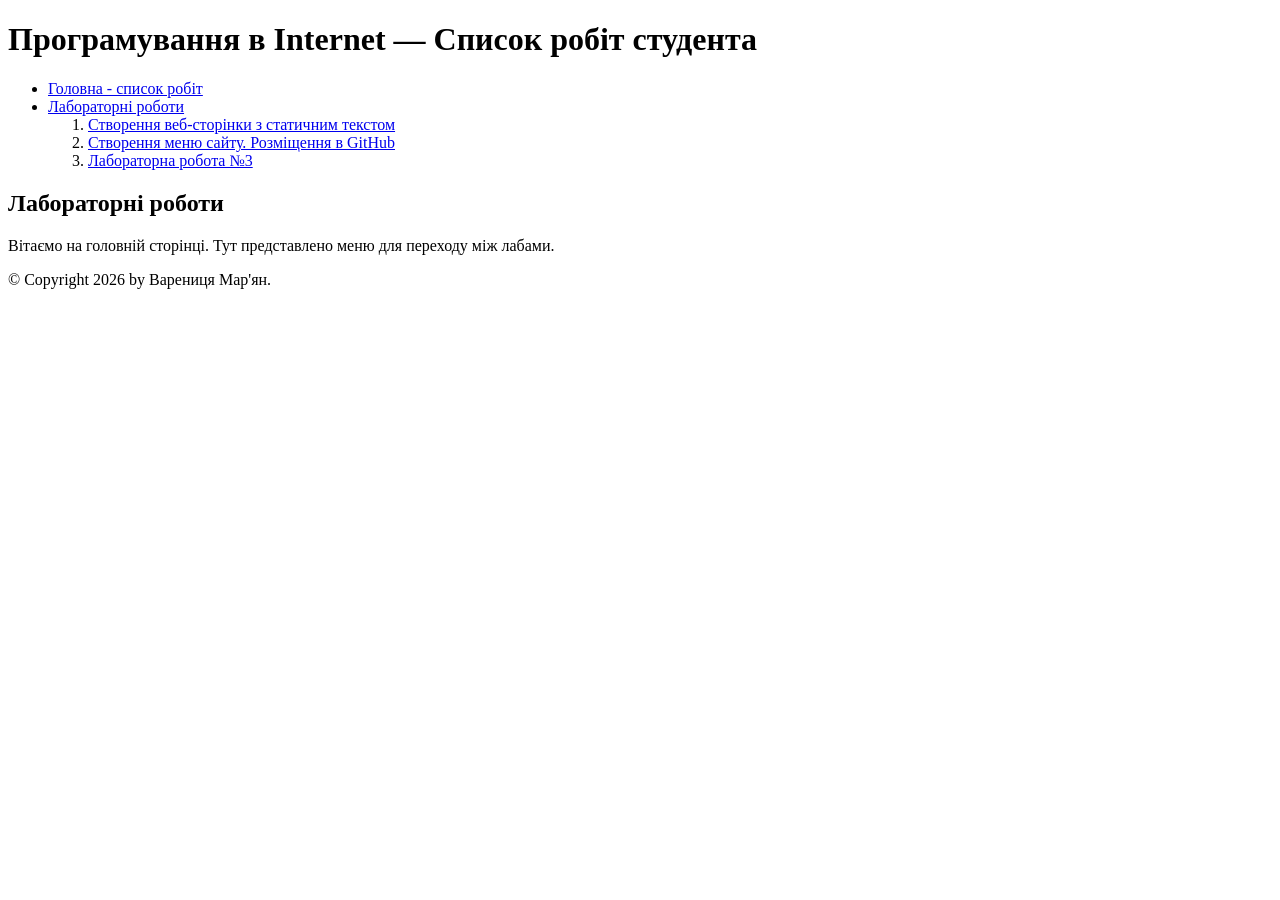
<file: index.html>
<!DOCTYPE html>
<html lang="uk">
<head>
    <meta charset="UTF-8">
    <meta name="viewport" content="width=device-width, initial-scale=1.0">
    <title>Головна — Список робіт</title>
</head>
<body>
    <header>
        <h1>Програмування в Internet — Список робіт студента</h1>
    </header>
    <nav>
        <ul>
            <li><a href="index.html">Головна - список робіт</a></li>
            <li>
                <a href="#labs-section">Лабораторні роботи</a>
                <ol>
                    <li><a href="lr1/index.html">Створення веб-сторінки з статичним текстом</a></li>
                    <li><a href="lr2/index.html">Створення меню сайту. Розміщення в GitHub</a></li>
                    <li><a href="#">Лабораторна робота №3</a></li>
                </ol>
            </li>
        </ul>
    </nav>
    <main>
        <article>
            <section id="labs-section">
                <h2>Лабораторні роботи</h2>
                <p>Вітаємо на головній сторінці. Тут представлено меню для переходу між лабами.</p>
            </section>
        </article>
    </main>
    <footer>
        <p>&copy; Copyright 2026 by Варениця Мар'ян.</p>
    </footer>
</body>
</html>
</file>
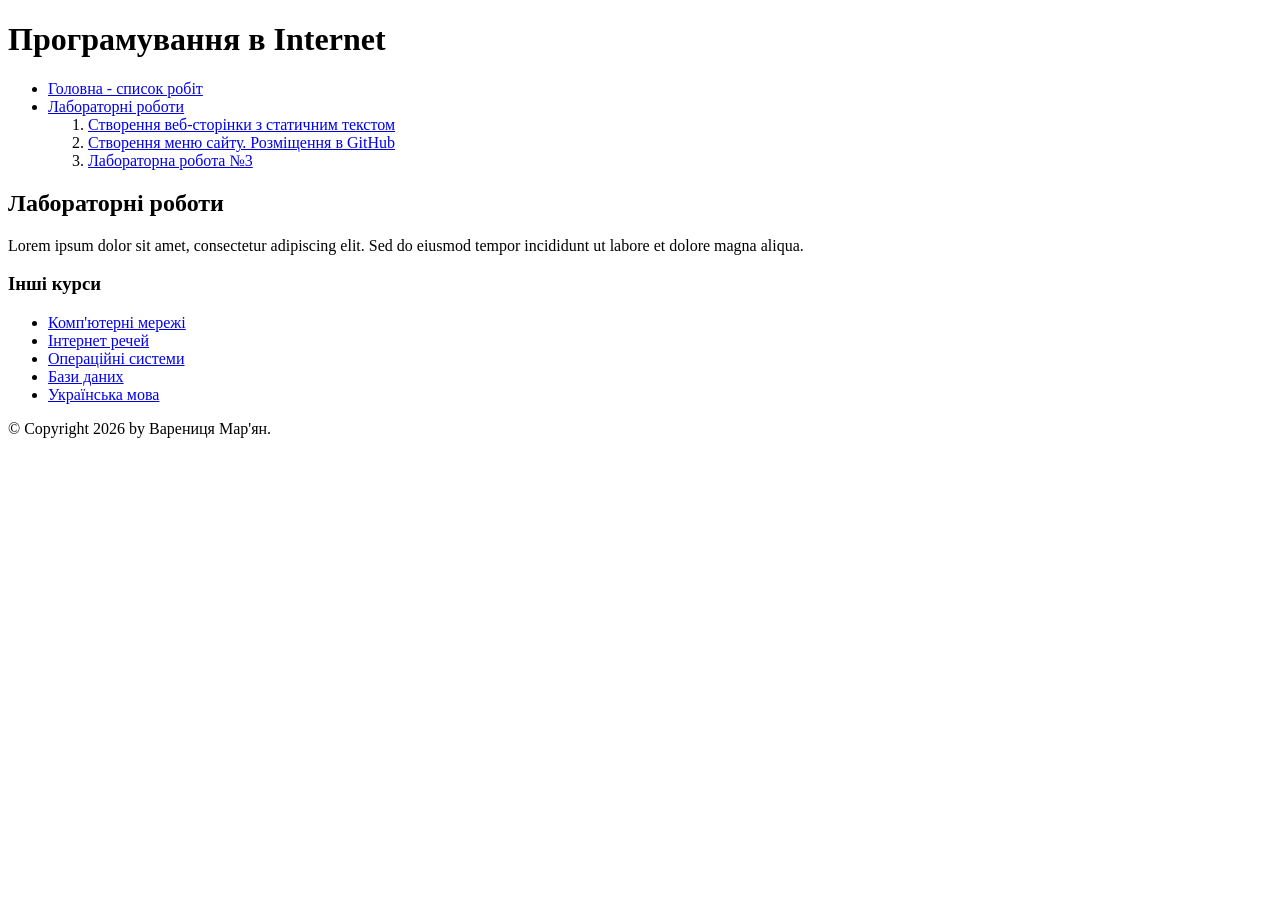
<file: lr2/index.html>
<!DOCTYPE html>
<html lang="uk">
<head>
    <meta charset="UTF-8">
    <meta name="viewport" content="width=device-width, initial-scale=1.0">
    <title>Лабораторна робота №2</title>
</head>
<body>
    <header>
        <h1>Програмування в Internet</h1>
    </header>
    <nav>
        <ul>
            <li><a href="../index.html">Головна - список робіт</a></li>
            <li>
                <a href="#labs-section">Лабораторні роботи</a>
                <ol>
                    <li><a href="../lr1/index.html">Створення веб-сторінки з статичним текстом</a></li>
                    <li><a href="index.html">Створення меню сайту. Розміщення в GitHub</a></li>
                    <li><a href="#">Лабораторна робота №3</a></li>
                </ol>
            </li>
        </ul>
    </nav>
    <main>
        <article>
            <section id="labs-section">
                <h2>Лабораторні роботи</h2>
                <p>Lorem ipsum dolor sit amet, consectetur adipiscing elit. Sed do eiusmod tempor incididunt ut labore et dolore magna aliqua.</p>
            </section>
        </article>
        <aside>
            <h3>Інші курси</h3>
            <ul>
                <li><a href="https://coursera.org" target="_blank">Комп'ютерні мережі</a></li>
                <li><a href="https://edx.org" target="_blank">Інтернет речей</a></li>
                <li><a href="https://coursera.org" target="_blank">Операційні системи</a></li>
                <li><a href="https://udemy.com" target="_blank">Бази даних</a></li>
                <li><a href="https://coursera.org" target="_blank">Українська мова</a></li>
            </ul>
        </aside>
    </main>
    <footer>
        <p>&copy; Copyright 2026 by Варениця Мар'ян.</p>
    </footer>
</body>
</html>
</file>
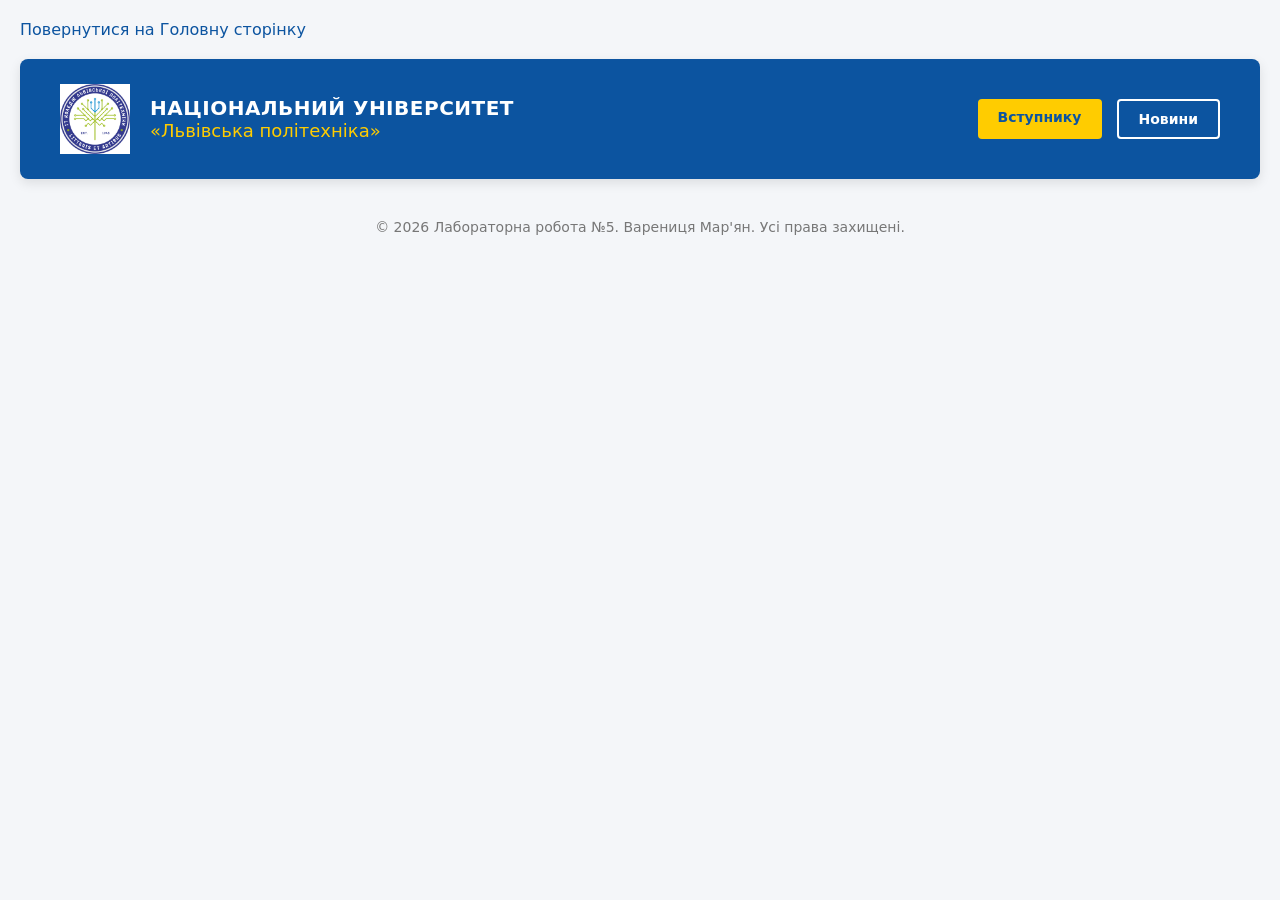
<file: lr5/index.html>
<!DOCTYPE html>
<html lang="uk">
<head>
    <meta charset="UTF-8">
    <meta name="viewport" content="width=device-width, initial-scale=1.0">
    <title>Лабораторна робота №5</title>
    <link rel="stylesheet" href="css/styles.css">
</head>
<body>


<nav>
    <p><a href="../index.html">Повернутися на Головну сторінку</a></p>
</nav>

<main>
    <header id="hero_container">
        <div class="hero-brand">
            <img src="logo.png" alt="Логотип Львівської Політехніки" class="logo">
            <div class="brand-text">
                <h1>Національний університет</h1>
                <h2>«Львівська політехніка»</h2>
            </div>
        </div>
        
        <div class="hero-actions">
            <a href="https://lpnu.ua" target="_blank" class="btn btn-primary">Вступнику</a>
            <a href="https://lpnu.ua" target="_blank" class="btn btn-secondary">Новини</a>
        </div>
    </header>
</main>

<footer>
    <p>&copy; 2026 Лабораторна робота №5. Варениця Мар'ян. Усі права захищені.</p>
</footer>
</file>
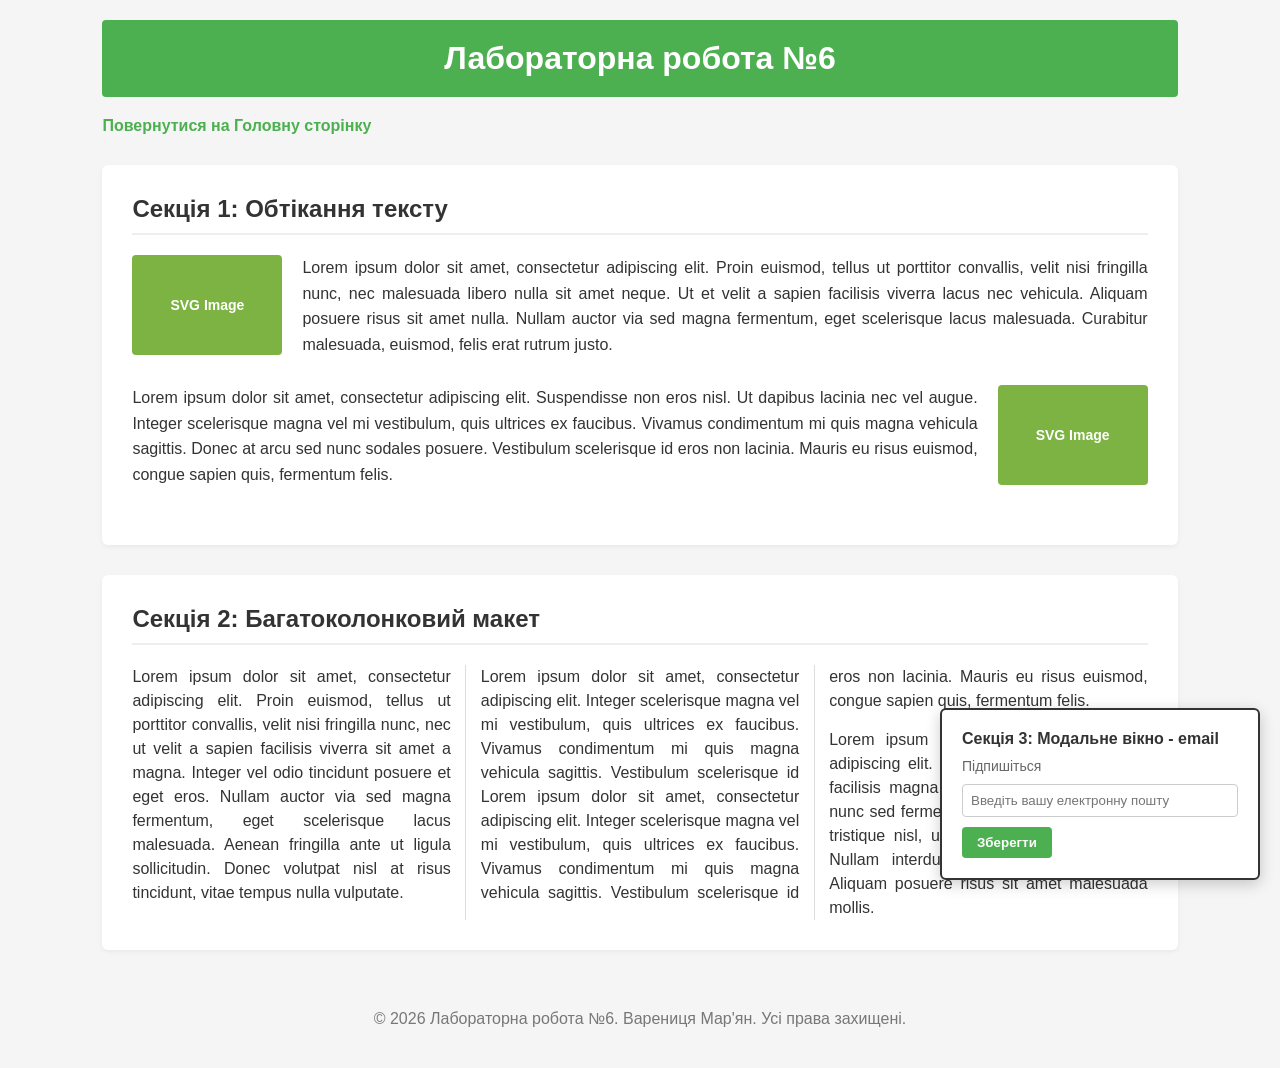
<file: lr6/index.html>
<!DOCTYPE html>
<html lang="uk">
<head>
    <meta charset="UTF-8">
    <meta name="viewport" content="width=device-width, initial-scale=1.0">
    <title>Лабораторна робота №6</title>
    <link rel="stylesheet" href="css/styles.css">
</head>
<body>


<header class="main-header">
    <h1>Лабораторна робота №6</h1>
</header>

<nav>
    <p><a href="../index.html">Повернутися на Головну сторінку</a></p>
</nav>

<main>
    <section class="section-float">
        <h2>Секція 1: Обтікання тексту</h2>
        <div class="float-block">
            <div class="svg-placeholder left-img">SVG Image</div>
            <p>Lorem ipsum dolor sit amet, consectetur adipiscing elit. Proin euismod, tellus ut porttitor convallis, velit nisi fringilla nunc, nec malesuada libero nulla sit amet neque. Ut et velit a sapien facilisis viverra lacus nec vehicula. Aliquam posuere risus sit amet nulla. Nullam auctor via sed magna fermentum, eget scelerisque lacus malesuada. Curabitur malesuada, euismod, felis erat rutrum justo.</p>
            <div class="clearfix"></div>
        </div>
        <div class="float-block">
            <div class="svg-placeholder right-img">SVG Image</div>
            <p>Lorem ipsum dolor sit amet, consectetur adipiscing elit. Suspendisse non eros nisl. Ut dapibus lacinia nec vel augue. Integer scelerisque magna vel mi vestibulum, quis ultrices ex faucibus. Vivamus condimentum mi quis magna vehicula sagittis. Donec at arcu sed nunc sodales posuere. Vestibulum scelerisque id eros non lacinia. Mauris eu risus euismod, congue sapien quis, fermentum felis.</p>
            <div class="clearfix"></div>
        </div>
    </section>

    <section class="section-columns">
        <h2>Секція 2: Багатоколонковий макет</h2>
        <div class="multicolumn-text">
            <p>Lorem ipsum dolor sit amet, consectetur adipiscing elit. Proin euismod, tellus ut porttitor convallis, velit nisi fringilla nunc, nec    ut velit a sapien facilisis viverra sit amet a magna. Integer vel odio tincidunt posuere et eget eros. Nullam auctor via sed magna    fermentum, eget scelerisque lacus malesuada. Aenean fringilla ante ut ligula sollicitudin. Donec volutpat nisl at risus tincidunt, vitae tempus nulla vulputate.</p>
            <p>Lorem ipsum dolor sit amet, consectetur adipiscing elit. Integer scelerisque magna vel mi vestibulum, quis ultrices ex faucibus. Vivamus condimentum mi quis magna vehicula sagittis. Vestibulum scelerisque id    Lorem ipsum dolor sit amet, consectetur adipiscing elit. Integer scelerisque magna vel mi vestibulum, quis ultrices ex faucibus. Vivamus condimentum mi quis magna vehicula sagittis. Vestibulum scelerisque id eros non lacinia. Mauris eu risus euismod, congue sapien quis, fermentum felis.</p>
            <p>Lorem ipsum dolor sit amet, consectetur adipiscing elit. Nam congue libero justo, ut facilisis magna pretium ut. Vivamus varius nunc sed fermentum viverra. Mauris suscipit tristique nisl, ut auctor eros hendrerit nec. Nullam interdum ac lacus nec vehicula. Aliquam posuere risus sit amet malesuada mollis.</p>
        </div>
    </section>

    <div class="modal-email">
        <h3>Секція 3: Модальне вікно - email</h3>
        <p>Підпишіться</p>
        <form action="#" method="post">
            <input type="email" placeholder="Введіть вашу електронну пошту" required>
            <input type="submit" value="Зберегти">
        </form>
    </div>
</main>

<footer>
    <p>&copy; 2026 Лабораторна робота №6. Варениця Мар'ян. Усі права захищені.</p>
</footer>
</file>
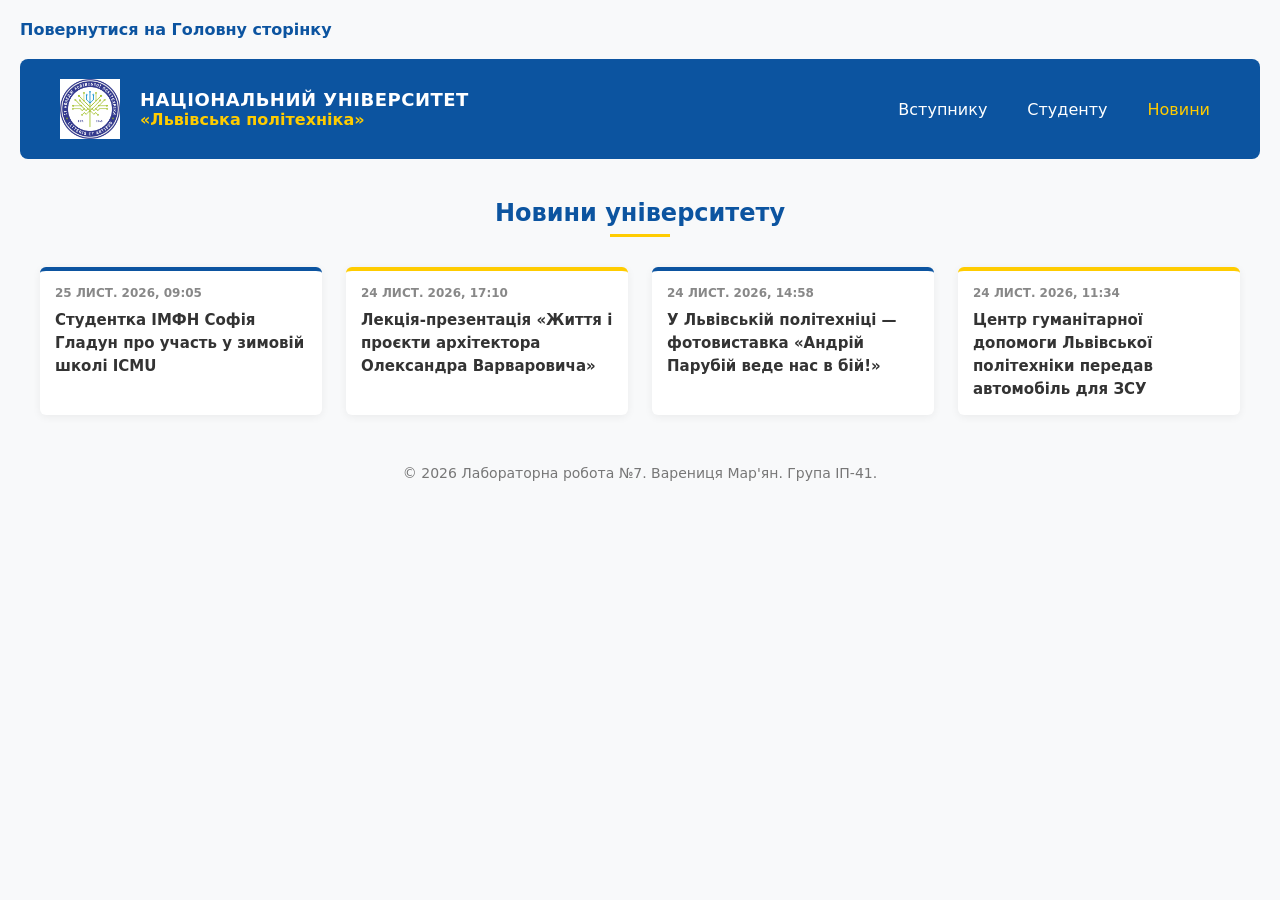
<file: lr7/index.html>
<!DOCTYPE html>
<html lang="uk">
<head>
    <meta charset="UTF-8">
    <meta name="viewport" content="width=device-width, initial-scale=1.0">
    <title>Лабораторна робота №7 — Стрічка новин</title>
    <link rel="stylesheet" href="css/styles.css">
</head>


<nav class="back-nav">
    <p><a href="../index.html">Повернутися на Головну сторінку</a></p>
</nav>

<header id="hero_container">
    <div class="brand-info">
        <img src="logo.png" alt="Логотип Політехніки" class="header-logo">
        <div class="brand-text">
            <h1>Національний університет</h1>
            <h2>«Львівська політехніка»</h2>
        </div>
    </div>
    <div class="header-links">
        <a href="#" class="nav-item">Вступнику</a>
        <a href="#" class="nav-item">Студенту</a>
        <a href="#" class="nav-item active">Новини</a>
    </div>
</header>

<main class="main-container">
    <h2 class="section-title">Новини університету</h2>
    
    <div class="news-grid">
        <article class="news-card" style="border-top: 4px solid #0c54a0;">
            <div class="news-content">
                <span class="news-date">25 ЛИСТ. 2026, 09:05</span>
                <h3 class="news-headline"><a href="#">Студентка ІМФН Софія Гладун про участь у зимовій школі ICMU</a></h3>
            </div>
        </article>

        <article class="news-card" style="border-top: 4px solid #ffcc00;">
            <div class="news-content">
                <span class="news-date">24 ЛИСТ. 2026, 17:10</span>
                <h3 class="news-headline"><a href="#">Лекція-презентація «Життя і проєкти архітектора Олександра Варваровича»</a></h3>
            </div>
        </article>

        <article class="news-card" style="border-top: 4px solid #0c54a0;">
            <div class="news-content">
                <span class="news-date">24 ЛИСТ. 2026, 14:58</span>
                <h3 class="news-headline"><a href="#">У Львівській політехніці — фотовиставка «Андрій Парубій веде нас в бій!»</a></h3>
            </div>
        </article>

        <article class="news-card" style="border-top: 4px solid #ffcc00;">
            <div class="news-content">
                <span class="news-date">24 ЛИСТ. 2026, 11:34</span>
                <h3 class="news-headline"><a href="#">Центр гуманітарної допомоги Львівської політехніки передав автомобіль для ЗСУ</a></h3>
            </div>
        </article>
    </div>
</main>

<footer>
    <p>&copy; 2026 Лабораторна робота №7. Варениця Мар'ян. Група ІП-41.</p>
</footer>
</file>
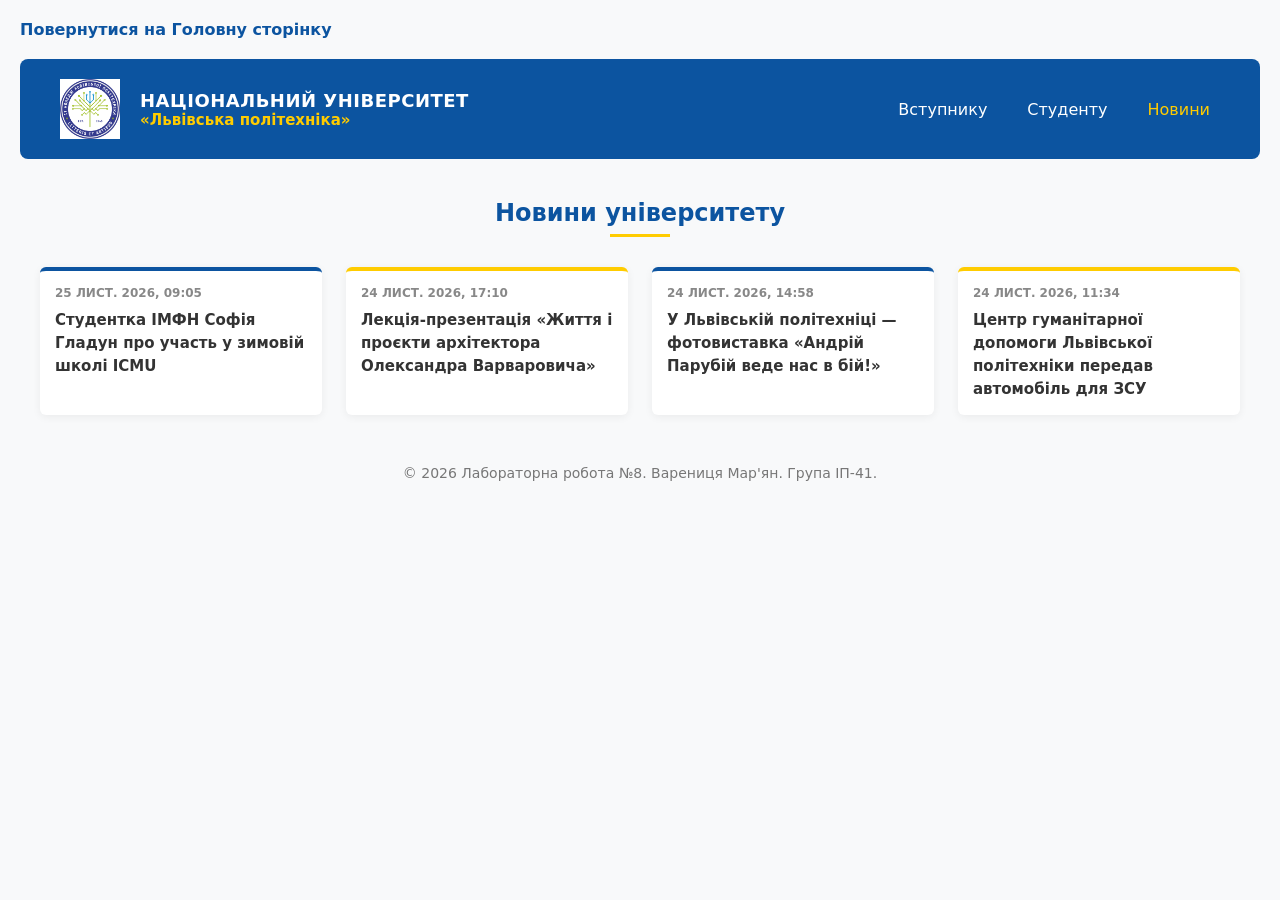
<file: lr8/index.html>
<!DOCTYPE html>
<html lang="uk">
<head>
    <meta charset="UTF-8">
    <meta name="viewport" content="width=device-width, initial-scale=1.0">
    <title>Лабораторна робота №8 — SCSS</title>
    <link rel="stylesheet" href="css/styles.css">
</head>
<body>

<nav class="back-nav">
    <p><a href="../index.html">Повернутися на Головну сторінку</a></p>
</nav>

<header id="hero_container">
    <div class="brand-info">
        <img src="logo.png" alt="Логотип Політехніки" class="header-logo">
        <div class="brand-text">
            <h1>Національний університет</h1>
            <h2>«Львівська політехніка»</h2>
        </div>
    </div>
    <div class="header-links">
        <a href="#" class="nav-item">Вступнику</a>
        <a href="#" class="nav-item">Студенту</a>
        <a href="#" class="nav-item active">Новини</a>
    </div>
</header>

<main class="main-container">
    <h2 class="section-title">Новини університету</h2>
    
    <div class="news-grid">
        <article class="news-card">
            <div class="news-content">
                <span class="news-date">25 ЛИСТ. 2026, 09:05</span>
                <h3 class="news-headline"><a href="#">Студентка ІМФН Софія Гладун про участь у зимовій школі ICMU</a></h3>
            </div>
        </article>

        <article class="news-card">
            <div class="news-content">
                <span class="news-date">24 ЛИСТ. 2026, 17:10</span>
                <h3 class="news-headline"><a href="#">Лекція-презентація «Життя і проєкти архітектора Олександра Варваровича»</a></h3>
            </div>
        </article>

        <article class="news-card">
            <div class="news-content">
                <span class="news-date">24 ЛИСТ. 2026, 14:58</span>
                <h3 class="news-headline"><a href="#">У Львівській політехніці — фотовиставка «Андрій Парубій веде нас в бій!»</a></h3>
            </div>
        </article>

        <article class="news-card">
            <div class="news-content">
                <span class="news-date">24 ЛИСТ. 2026, 11:34</span>
                <h3 class="news-headline"><a href="#">Центр гуманітарної допомоги Львівської політехніки передав автомобіль для ЗСУ</a></h3>
            </div>
        </article>
    </div>
</main>

<footer>
    <p>&copy; 2026 Лабораторна робота №8. Варениця Мар'ян. Група ІП-41.</p>
</footer>
</file>
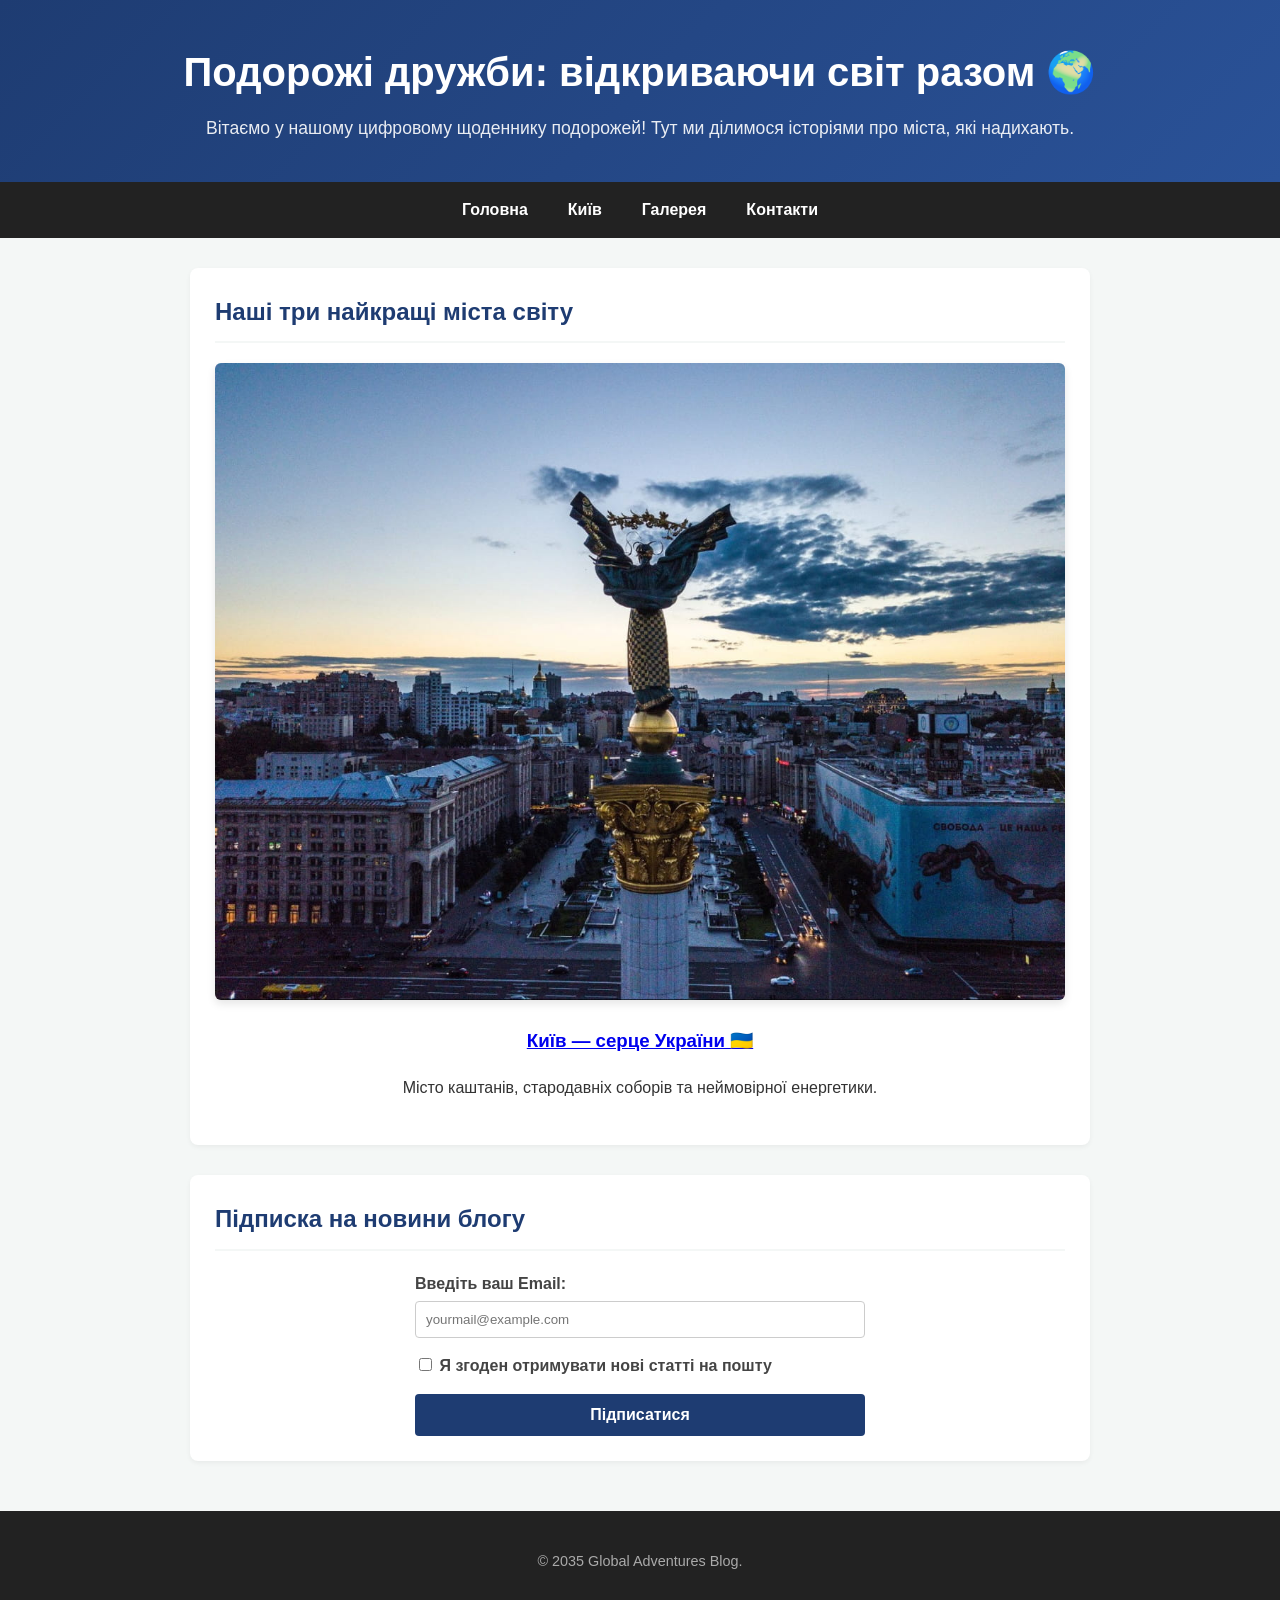
<file: pw1/index.html>
<!DOCTYPE html>
<html lang="uk">
<head>
    <meta charset="UTF-8">
    <meta name="viewport" content="width=device-width, initial-scale=1.0">
    <title>Global Adventures Blog</title>
    <link rel="stylesheet" href="css/style.css">
</head>
<body>
<header>
    <h1>Подорожі дружби: відкриваючи світ разом 🌍</h1>
    <p>Вітаємо у нашому цифровому щоденнику подорожей! Тут ми ділимося історіями про міста, які надихають.</p>
</header>

<nav>
    <ul>
        <li><a href="index.html">Головна</a></li>
        <li><a href="kyiv.html">Київ</a></li>
        <li><a href="gallery.html">Галерея</a></li>
        <li><a href="contact.html">Контакти</a></li>
    </ul>
</nav>

<main>
    <section>
        <h2>Наші три найкращі міста світу</h2>
        <div>
            <figure>
                <img src="image/kyiv.jpg" alt="Київ, Україна"
                <figcaption>
                    <h3><a href="kyiv.html">Київ — серце України 🇺🇦</a></h3>
                    <p>Місто каштанів, стародавніх соборів та неймовірної енергетики.</p>
                </figcaption>
            </figure>
        </div>
    </section>

    <section>
        <h2>Підписка на новини блогу</h2>
        <form action="#" method="post">
            <p>
                <label for="sub-email">Введіть ваш Email:</label><br>
                <input type="email" id="sub-email" placeholder="yourmail@example.com" required>
            </p>
            <p>
                <input type="checkbox" id="agree" required>
                <label for="agree">Я згоден отримувати нові статті на пошту</label>
            </p>
            <button type="submit">Підписатися</button>
        </form>
    </section>
</main>

<footer>
    <p>&copy; 2035 Global Adventures Blog.</p>
</footer>
</file>
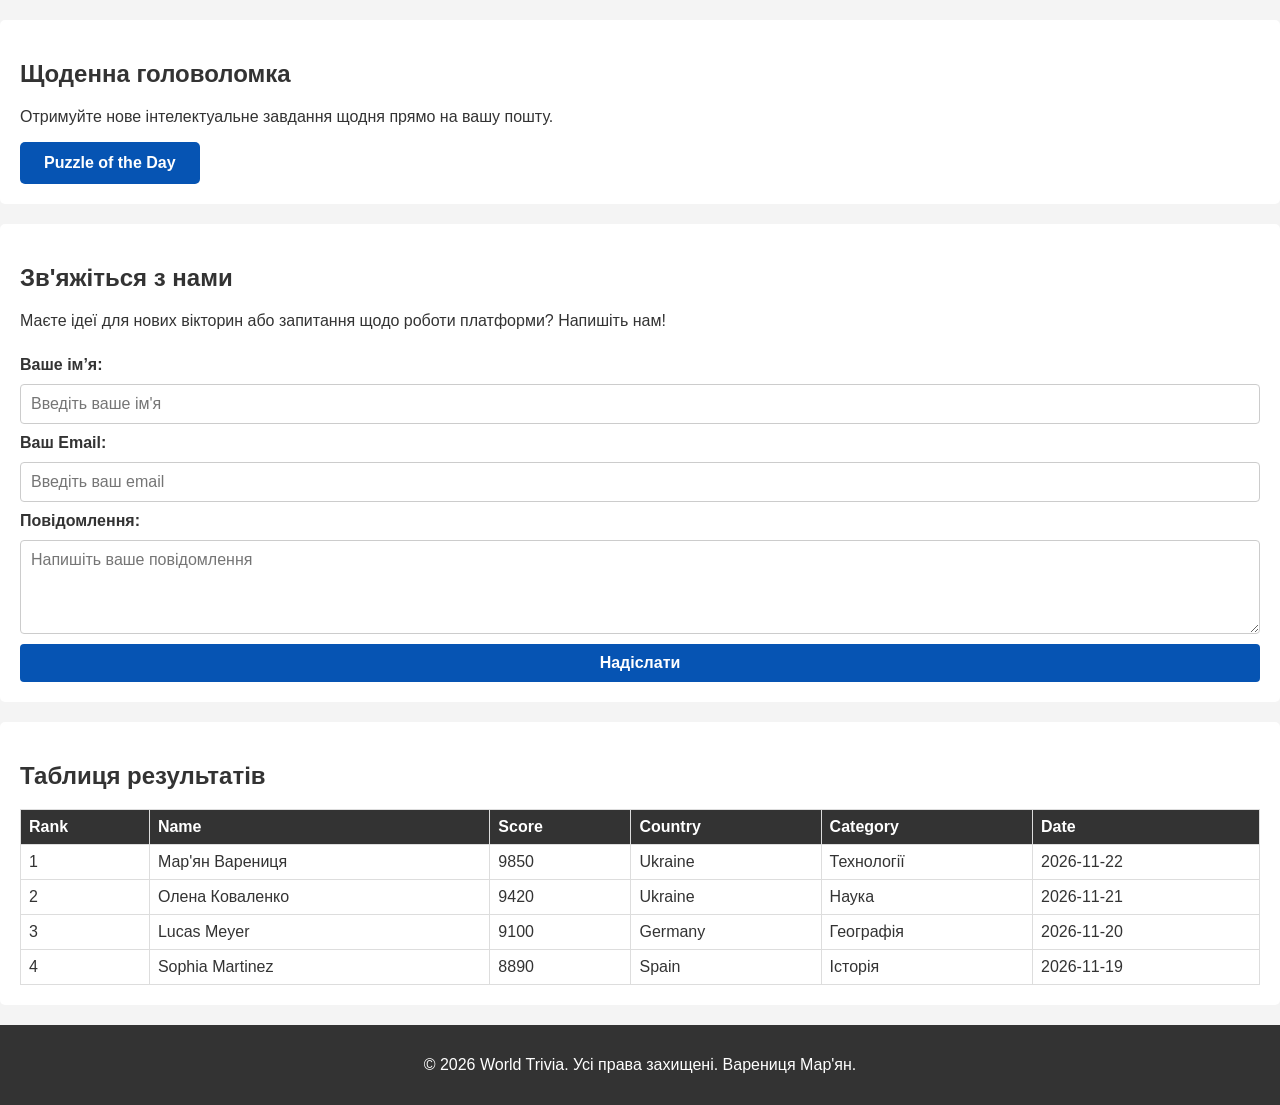
<file: pw3/index.html>
<!DOCTYPE html>
<html lang="uk">
<head>
    <meta charset="UTF-8">
    <meta name="viewport" content="width=device-width, initial-scale=1.0">
    <title>World Trivia — Вікторини та інтелектуальні ігри</title>
    <link rel="stylesheet" href="css/style.css">
</head>
<body>


    <section id="subscribe">
        <h2>Щоденна головоломка</h2>
        <p>Отримуйте нове інтелектуальне завдання щодня прямо на вашу пошту.</p>
        <button type="button" class="pulse-btn" aria-label="Підписатися на Puzzle of the Day">
            Puzzle of the Day
            <span class="sr-only">Натисніть, щоб оформити щоденну підписку на головоломку</span>
        </button>
    </section>

    <section id="contact">
        <h2>Зв'яжіться з нами</h2>
        <p>Маєте ідеї для нових вікторин або запитання щодо роботи платформи? Напишіть нам!</p>
        <form action="#" method="post" class="contact-form">
            <label for="user-name">Ваше ім’я:</label>
            <input type="text" id="user-name" name="name" placeholder="Введіть ваше ім'я" required>

            <label for="user-email">Ваш Email:</label>
            <input type="email" id="user-email" name="email" placeholder="Введіть ваш email" required>

            <label for="user-message">Повідомлення:</label>
            <textarea id="user-message" name="message" rows="4" placeholder="Напишіть ваше повідомлення" required></textarea>

            <button type="submit" aria-label="Надіслати повідомлення">Надіслати</button>
        </form>
    </section>
</main>
<section id="scores">
        <h2>Таблиця результатів</h2>
        <table>
            <thead>
                <tr>
                    <th>Rank</th>
                    <th>Name</th>
                    <th>Score</th>
                    <th>Country</th>
                    <th>Category</th>
                    <th>Date</th>
                </tr>
            </thead>
            <tbody>
                <tr>
                    <td>1</td>
                    <td>Мар'ян Варениця</td>
                    <td>9850</td>
                    <td>Ukraine</td>
                    <td>Технології</td>
                    <td>2026-11-22</td>
                </tr>
                <tr>
                    <td>2</td>
                    <td>Олена Коваленко</td>
                    <td>9420</td>
                    <td>Ukraine</td>
                    <td>Наука</td>
                    <td>2026-11-21</td>
                </tr>
                <tr>
                    <td>3</td>
                    <td>Lucas Meyer</td>
                    <td>9100</td>
                    <td>Germany</td>
                    <td>Географія</td>
                    <td>2026-11-20</td>
                </tr>
                <tr>
                    <td>4</td>
                    <td>Sophia Martinez</td>
                    <td>8890</td>
                    <td>Spain</td>
                    <td>Історія</td>
                    <td>2026-11-19</td>
                </tr>
            </tbody>
        </table>
    </section>

<footer>
    <p>&copy; 2026 World Trivia. Усі права захищені. Варениця Мар'ян.</p>
</footer>
</file>
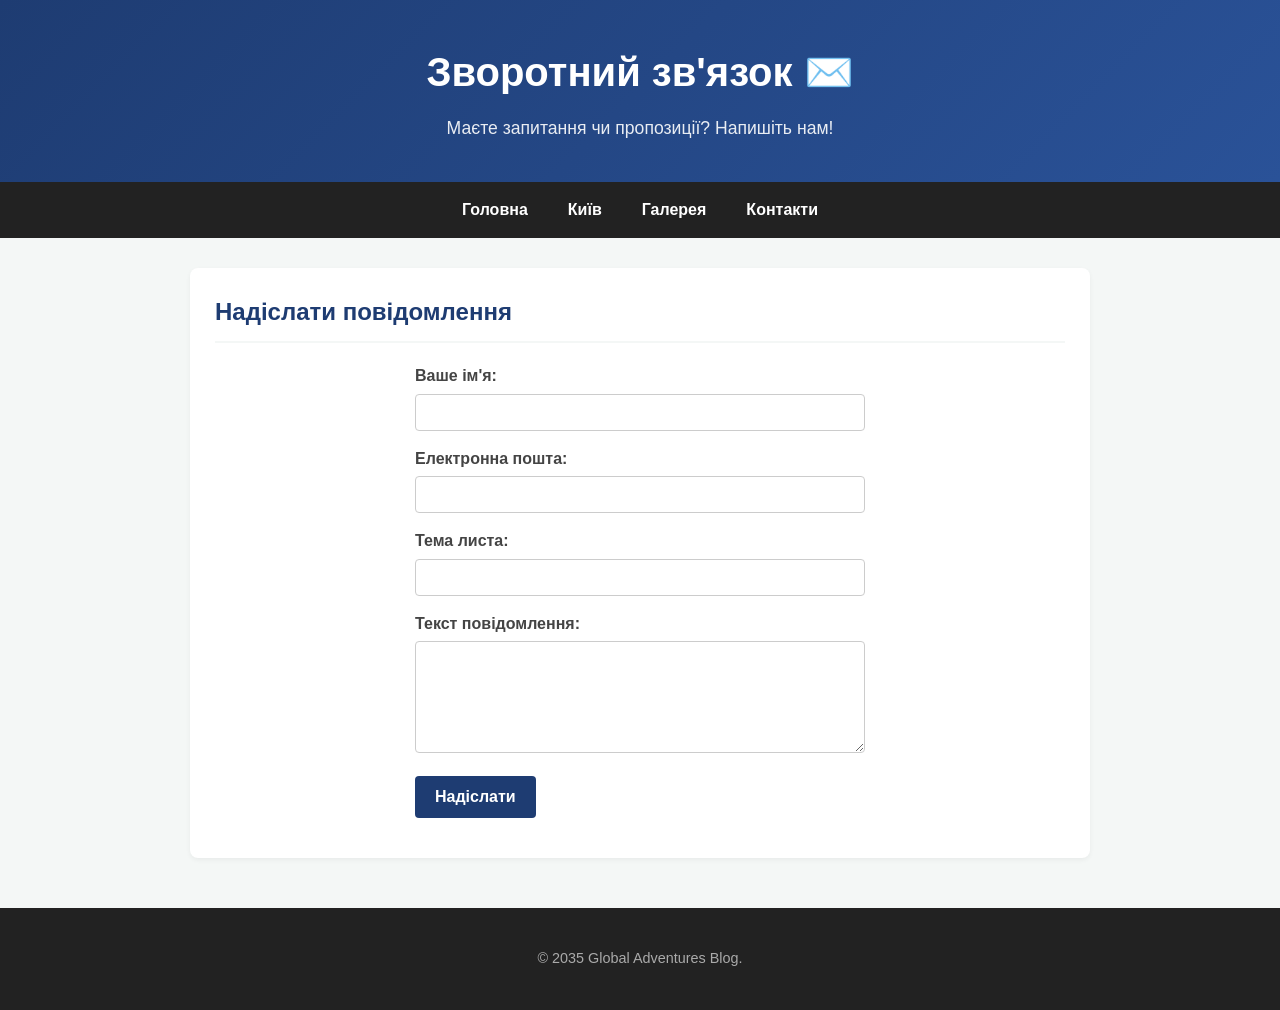
<file: pw1/contact.html>
<!DOCTYPE html>
<html lang="uk">
<head>
    <meta charset="UTF-8">
    <meta name="viewport" content="width=device-width, initial-scale=1.0">
    <title>Контакти — Global Adventures Blog</title>
    <link rel="stylesheet" href="css/style.css">
</head>
<body>
<header>
    <h1>Зворотний зв'язок ✉️</h1>
    <p>Маєте запитання чи пропозиції? Напишіть нам!</p>
</header>

<nav>
    <ul>
        <li><a href="index.html">Головна</a></li>
        <li><a href="kyiv.html">Київ</a></li>
        <li><a href="gallery.html">Галерея</a></li>
        <li><a href="contact.html">Контакти</a></li>
    </ul>
</nav>

<main>
    <section>
        <h2>Надіслати повідомлення</h2>
        <form action="#" method="post">
            <p>
                <label for="username">Ваше ім'я:</label><br>
                <input type="text" id="username" name="username" required>
            </p>
            <p>
                <label for="useremail">Електронна пошта:</label><br>
                <input type="email" id="useremail" name="useremail" required>
            </p>
            <p>
                <label for="subject">Тема листа:</label><br>
                <input type="text" id="subject" name="subject" required>
            </p>
            <p>
                <label for="message">Текст повідомлення:</label><br>
                <textarea id="message" name="message" rows="6" cols="40" required></textarea>
            </p>
            <p>
                <button type="submit">Надіслати</button>
            </p>
        </form>
    </section>
</main>

<footer>
    <p>&copy; 2035 Global Adventures Blog.</p>
</footer>
</file>
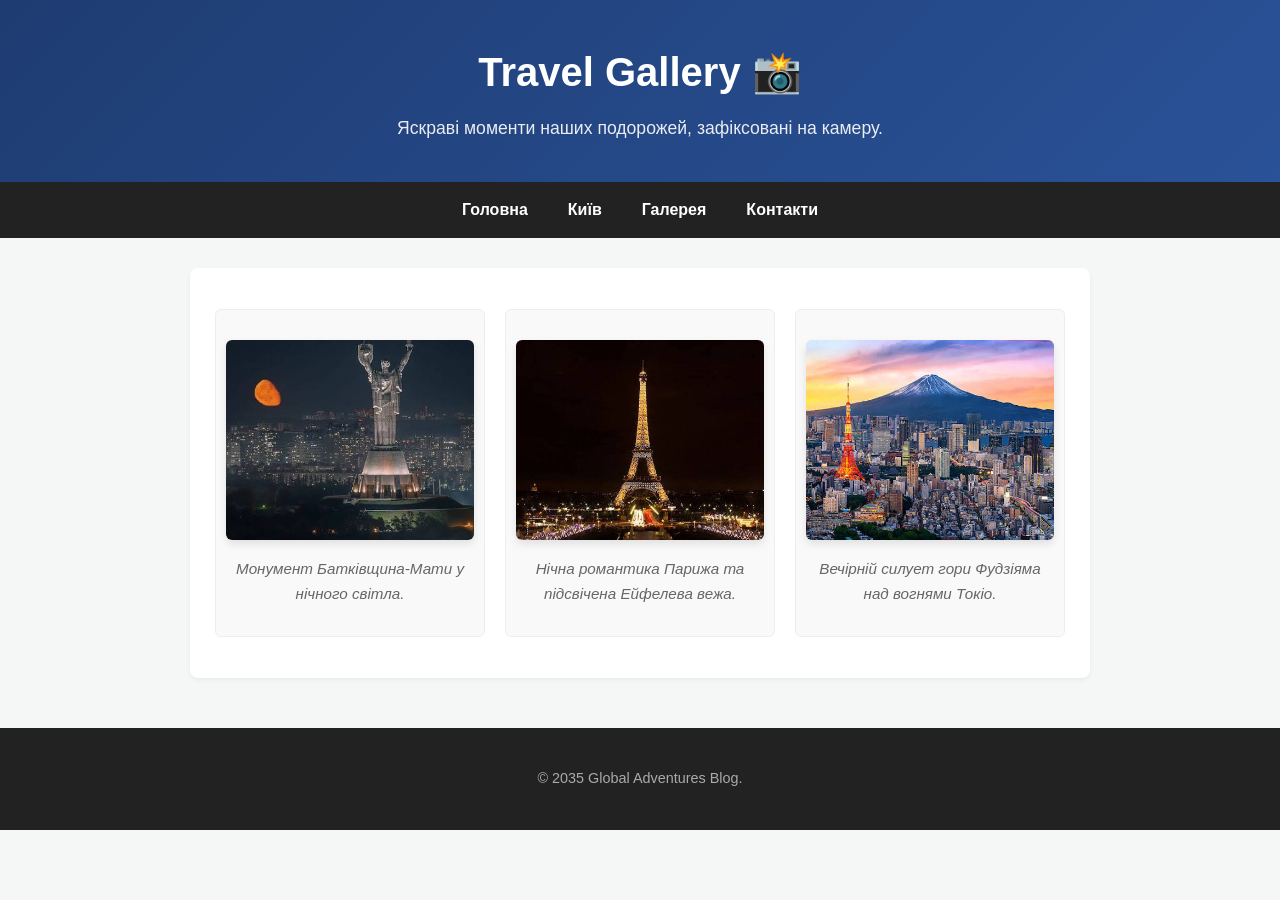
<file: pw1/gallery.html>
<!DOCTYPE html>
<html lang="uk">
<head>
    <meta charset="UTF-8">
    <meta name="viewport" content="width=device-width, initial-scale=1.0">
    <title>Галерея — Global Adventures Blog</title>
    <link rel="stylesheet" href="css/style.css">
</head>
<body>

<header>
    <h1>Travel Gallery 📸</h1>
    <p>Яскраві моменти наших подорожей, зафіксовані на камеру.</p>
</header>

<nav>
    <ul>
        <li><a href="index.html">Головна</a></li>
        <li><a href="kyiv.html">Київ</a></li>
        <li><a href="gallery.html">Галерея</a></li>
        <li><a href="contact.html">Контакти</a></li>
    </ul>
</nav>

<main>
    <section class="photo-gallery">
        <ul>
            <li>
                <figure>
                    <img src="image/mother.jpg" alt="Київ з висоти">
                    <figcaption>Монумент Батківщина-Мати у нічного світла.</figcaption>
                </figure>
            </li>
            <li>
                <figure>
                    <img src="image/paris.jpg" alt="Париж, Ейфелева вежа">
                    <figcaption>Нічна романтика Парижа та підсвічена Ейфелева вежа.</figcaption>
                </figure>
            </li>
            <li>
                <figure>
                    <img src="image/tokyo.jpg" alt="Токіо вночі">
                    <figcaption>Вечірній силует гори Фудзіяма над вогнями Токіо.</figcaption>
                </figure>
            </li>
        </ul>
    </section>
</main>

<footer>
    <p>&copy; 2035 Global Adventures Blog.</p>
</footer>
</file>
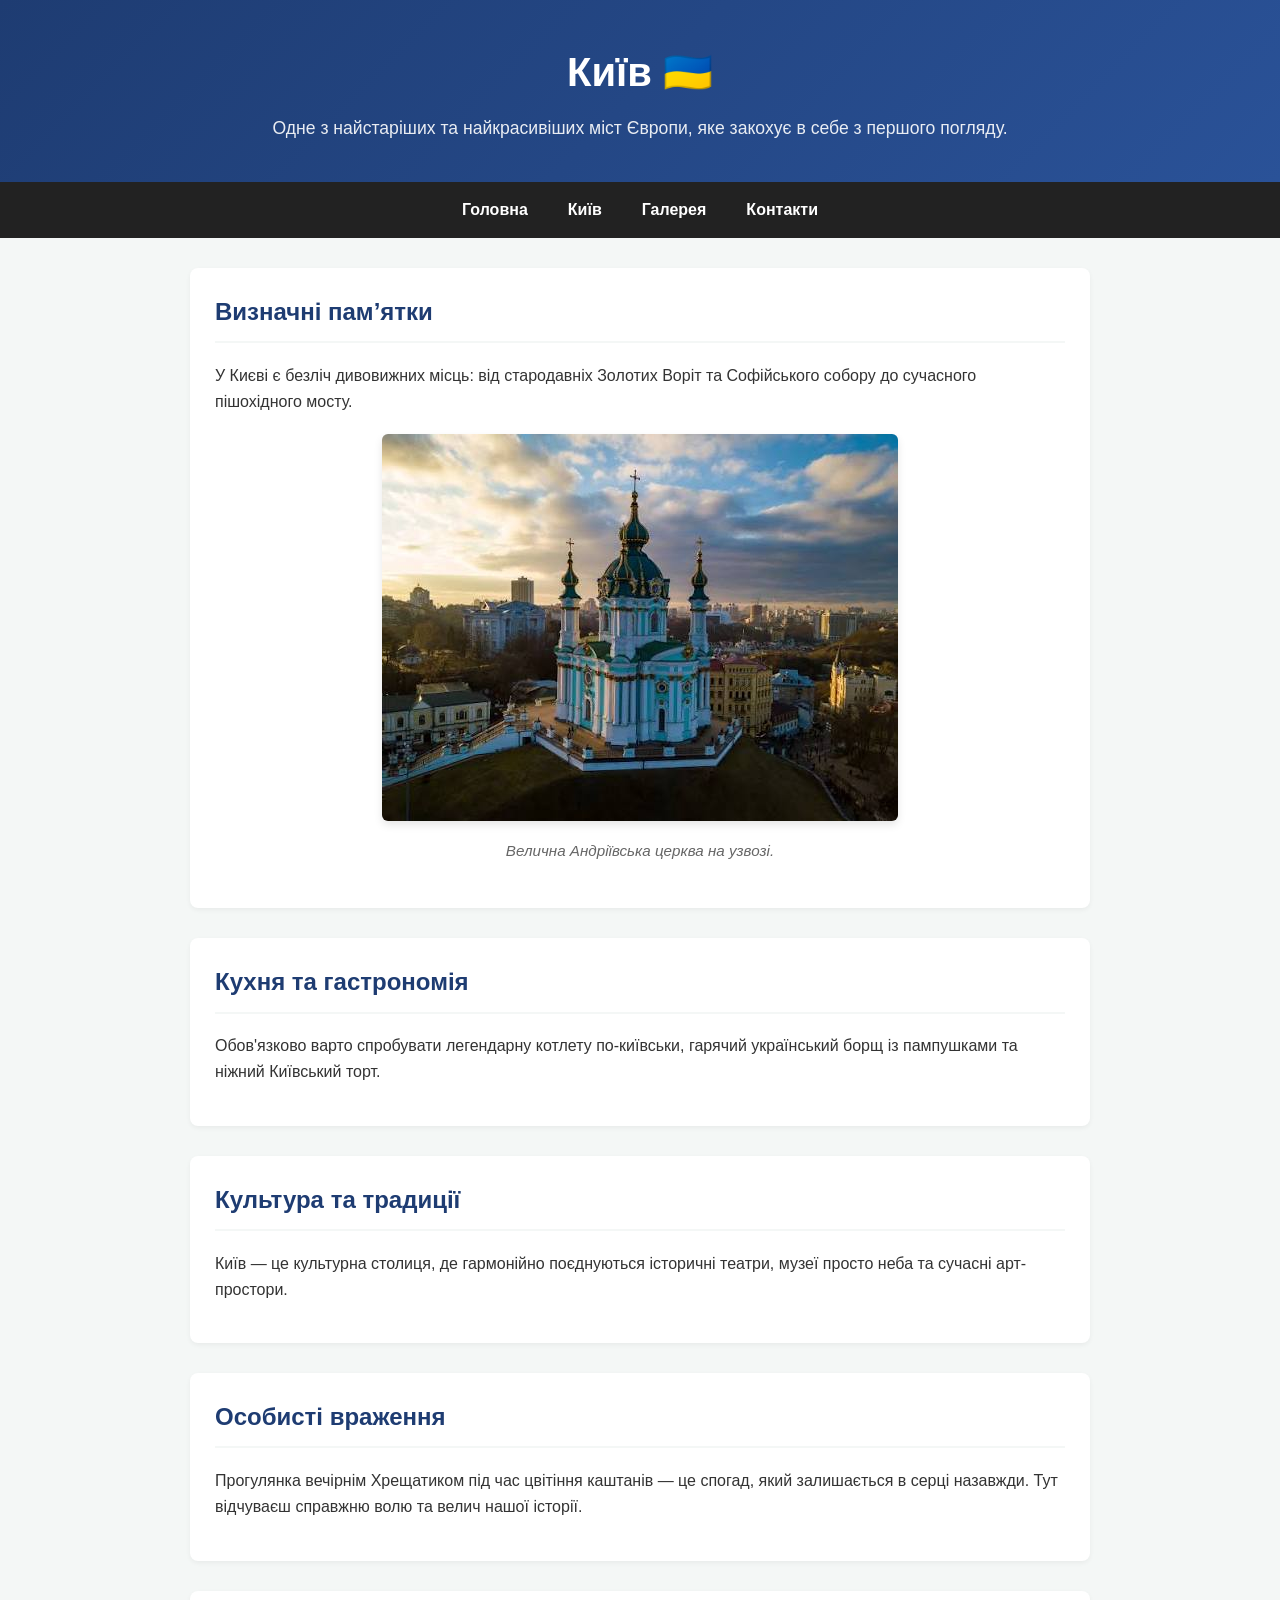
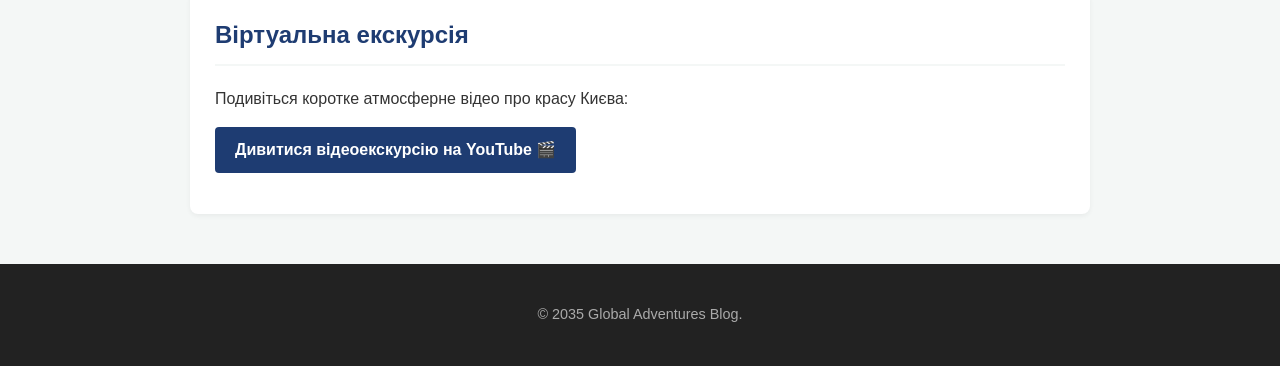
<file: pw1/kyiv.html>
<!DOCTYPE html>
<html lang="uk">
<head>
    <meta charset="UTF-8">
    <meta name="viewport" content="width=device-width, initial-scale=1.0">
    <title>Київ — Global Adventures Blog</title>
    <link rel="stylesheet" href="css/style.css">
</head>
<body>

<header>
    <h1>Київ 🇺🇦</h1>
    <p>Одне з найстаріших та найкрасивіших міст Європи, яке закохує в себе з першого погляду.</p>
</header>

<nav>
    <ul>
        <li><a href="index.html">Головна</a></li>
        <li><a href="kyiv.html">Київ</a></li>
        <li><a href="gallery.html">Галерея</a></li>
        <li><a href="contact.html">Контакти</a></li>
    </ul>
</nav>

<main>
    <section>
        <h2>Визначні пам’ятки</h2>
        <p>У Києві є безліч дивовижних місць: від стародавніх Золотих Воріт та Софійського собору до сучасного пішохідного мосту.</p>
        <figure>
            <img src="image/church.jpg" alt="Андріївська церква в Києві">
            <figcaption>Велична Андріївська церква на узвозі.</figcaption>
        </figure>
    </section>

    <section>
        <h2>Кухня та гастрономія</h2>
        <p>Обов'язково варто спробувати легендарну котлету по-київськи, гарячий український борщ із пампушками та ніжний Київський торт.</p>
    </section>

    <section>
        <h2>Культура та традиції</h2>
        <p>Київ — це культурна столиця, де гармонійно поєднуються історичні театри, музеї просто неба та сучасні арт-простори.</p>
    </section>

    <section>
        <h2>Особисті враження</h2>
        <p>Прогулянка вечірнім Хрещатиком під час цвітіння каштанів — це спогад, який залишається в серці назавжди. Тут відчуваєш справжню волю та велич нашої історії.</p>
    </section>

    <section>
        <h2>Віртуальна екскурсія</h2>
        <p>Подивіться коротке атмосферне відео про красу Києва:</p>
        <p><a href="https://www.youtube.com/watch?v=02fh3S6B_oc" target="_blank" style="display: inline-block; background-color: #1e3c72; color: white; padding: 10px 20px; text-decoration: none; border-radius: 4px; font-weight: bold;">Дивитися відеоекскурсію на YouTube 🎬</a></p>
    </section>
</main>

<footer>
    <p>&copy; 2035 Global Adventures Blog.</p>
</footer>
</file>
<file: lr5/css/styles.css>
*{
margin: 0;
padding: 0;
box-sizing: border-box;
}
body {
font-family: system-ui, -apple-system, sans-serif;
background-color: #f4f6f9;
color: #333333;
padding: 20px;
}
nav {
margin-bottom: 20px;
}
nav a {
color: #0c54a0;
text-decoration: none;
font-weight: 500;
}
header#hero_container {
display: flex;
justify-content: space-between;
align-items: center;
background-color: #0c54a0;
color: #ffffff;
width: 100%;
min-height: 120px;
padding: 20px 40px;
border-radius: 8px;
box-shadow: 0 4px 12px rgba(0, 0, 0, 0.1);
margin: 0 auto 30px auto;
}
.hero-brand {
display: flex;
align-items: center;
gap: 20px;
}
.hero-brand img.logo {
height: 70px;
width: auto;
object-fit: contain;
}
.brand-text h1 {
font-size: 20px;
font-weight: 700;
text-transform: uppercase;
letter-spacing: 0.5px;
line-height: 1.2;
}
.brand-text h2 {
font-size: 18px;
font-weight: 400;
color: #ffcc00;
line-height: 1.2;
}
.hero-actions {
display: flex;
gap: 15px;
}
.btn {
display: inline-block;
padding: 10px 20px;
font-size: 14px;
font-weight: 600;
text-decoration: none;
border-radius: 4px;
transition: background-color 0.2s ease;
}
.btn-primary {
background-color: #ffcc00;
color: #0c54a0;
}
.btn-primary:hover {
background-color: #e6b800;
}
.btn-secondary {
background-color: transparent;
color: #ffffff;
border: 2px solid #ffffff;
}
.btn-secondary:hover {
background-color: rgba(255, 255, 255, 0.1);
}
footer {
text-align: center;
color: #777777;
font-size: 14px;
margin-top: 40px;
}
</file>
<file: lr6/css/styles.css>
*{
margin: 0;
padding: 0;
box-sizing: border-box;
}
body {
font-family: Arial, sans-serif;
background-color: #f5f5f5;
color: #333333;
padding: 20px 8%;
}
.main-header {
background-color: #4CAF50;
color: white;
text-align: center;
padding: 20px;
margin-bottom: 20px;
border-radius: 4px;
}
nav {
margin-bottom: 30px;
}
nav a {
color: #4CAF50;
text-decoration: none;
font-weight: bold;
}
section {
background-color: white;
padding: 30px;
margin-bottom: 30px;
border-radius: 6px;
box-shadow: 0 2px 5px rgba(0,0,0,0.05);
}
h2 {
margin-bottom: 20px;
color: #333333;
border-bottom: 2px solid #eeeeee;
padding-bottom: 10px;
}
.float-block {
margin-bottom: 20px;
}
.svg-placeholder {
width: 150px;
height: 100px;
background-color: #7cb342;
color: white;
display: flex;
justify-content: center;
align-items: center;
font-weight: bold;
font-size: 14px;
border-radius: 4px;
}
.left-img {
float: left;
margin-right: 20px;
margin-bottom: 10px;
}
.right-img {
float: right;
margin-left: 20px;
margin-bottom: 10px;
}
.clearfix {
clear: both;
}
.float-block p {
line-height: 1.6;
text-align: justify;
}
.multicolumn-text {
column-count: 3;
column-gap: 30px;
column-rule: 1px solid #dddddd;
text-align: justify;
}
.multicolumn-text p {
margin-bottom: 15px;
line-height: 1.5;
}
.modal-email {
position: fixed;
bottom: 20px;
right: 20px;
background-color: #ffffff;
border: 2px solid #333333;
padding: 20px;
width: 320px;
border-radius: 6px;
box-shadow: 0 4px 15px rgba(0,0,0,0.2);
z-index: 9999;
}
.modal-email h3 {
font-size: 16px;
margin-bottom: 10px;
}
.modal-email p {
font-size: 14px;
margin-bottom: 10px;
color: #666666;
}
.modal-email input[type="email"] {
width: 100%;
padding: 8px;
margin-bottom: 10px;
border: 1px solid #cccccc;
border-radius: 4px;
}
.modal-email input[type="submit"] {
background-color: #4CAF50;
color: white;
border: none;
padding: 8px 15px;
cursor: pointer;
border-radius: 4px;
font-weight: bold;
}
.modal-email input[type="submit"]:hover {
background-color: #45a049;
}
footer {
text-align: center;
color: #777777;
margin-top: 40px;
padding: 20px 0;
}
@media (max-width: 768px) {
.multicolumn-text {
column-count: 1;
}
}
</file>
<file: lr7/css/styles.css>
*{
margin: 0;
padding: 0;
box-sizing: border-box;
}
body {
font-family: system-ui, -apple-system, sans-serif;
background-color: #f8f9fa;
color: #333333;
padding: 20px;
}
.back-nav {
margin-bottom: 20px;
}
.back-nav a {
color: #0c54a0;
text-decoration: none;
font-weight: 600;
}
header#hero_container {
display: flex;
flex-direction: row;
justify-content: space-between;
align-items: center;
background-color: #0c54a0;
color: #ffffff;
padding: 20px 40px;
border-radius: 8px;
margin-bottom: 40px;
}
.brand-info {
display: flex;
align-items: center;
gap: 20px;
}
.header-logo {
height: 60px;
width: auto;
}
.brand-text h1 {
font-size: 18px;
text-transform: uppercase;
letter-spacing: 0.5px;
}
.brand-text h2 {
font-size: 16px;
color: #ffcc00;
}
.header-links {
display: flex;
gap: 20px;
}
.nav-item {
color: #ffffff;
text-decoration: none;
font-weight: 500;
padding: 5px 10px;
transition: color 0.3s ease;
}
.nav-item:hover, .nav-item.active {
color: #ffcc00;
}
.main-container {
max-width: 1200px;
margin: 0 auto;
}
.section-title {
text-align: center;
font-size: 24px;
color: #0c54a0;
margin-bottom: 30px;
position: relative;
padding-bottom: 10px;
}
.section-title::after {
content: '';
position: absolute;
bottom: 0;
left: 50%;
transform: translateX(-50%);
width: 60px;
height: 30px;
border-bottom: 3px solid #ffcc00;
}
.news-grid {
display: grid;
gap: 24px;
}
.news-card {
background-color: #ffffff;
border-radius: 6px;
overflow: hidden;
box-shadow: 0 2px 8px rgba(0,0,0,0.06);
display: flex;
flex-direction: column;
transition: transform 0.3s ease, box-shadow 0.3s ease;
}
.news-card:hover {
transform: translateY(-5px);
box-shadow: 0 8px 16px rgba(0,0,0,0.12);
}
.news-img-wrapper {
width: 100%;
height: 200px;
background-color: #e9ecef;
}
.news-img-wrapper img {
width: 100%;
height: 100%;
object-fit: cover;
}
.news-content {
padding: 15px;
display: flex;
flex-direction: column;
gap: 8px;
}
.news-date {
font-size: 12px;
color: #888888;
font-weight: 600;
}
.news-headline a {
font-size: 15px;
color: #333333;
text-decoration: none;
line-height: 1.4;
transition: color 0.2s ease;
}
.news-headline a:hover {
color: #0c54a0;
}
footer {
text-align: center;
color: #777777;
margin-top: 50px;
font-size: 14px;
}
@media (max-width: 767px) {
header#hero_container {
flex-direction: column;
gap: 15px;
text-align: center;
}
.brand-info {
flex-direction: column;
gap: 10px;
}
.news-grid {
grid-template-columns: 1fr;
}
}
@media (min-width: 768px) and (max-width: 1023px) {
.news-grid {
grid-template-columns: repeat(2, 1fr);
}
}
@media (min-width: 1024px) {
.news-grid {
grid-template-columns: repeat(4, 1fr);
}
}
</file>
<file: lr8/css/styles.css>
*{
margin: 0;
padding: 0;
box-sizing: border-box;
}
body {
font-family: system-ui, -apple-system, sans-serif;
background-color: #f8f9fa;
color: #333333;
padding: 20px;
}
.back-nav {
margin-bottom: 20px;
}
.back-nav a {
color: #0c54a0;
text-decoration: none;
font-weight: 600;
}
header#hero_container {
display: flex;
flex-direction: column;
justify-content: space-between;
align-items: center;
gap: 15px;
text-align: center;
background-color: #0c54a0;
color: #ffffff;
padding: 20px 40px;
border-radius: 8px;
margin-bottom: 40px;
}
@media (min-width: 768px) {
header#hero_container {
flex-direction: row;
text-align: left;
}
}
header#hero_container .brand-info {
display: flex;
flex-direction: column;
align-items: center;
gap: 10px;
}
@media (min-width: 768px) {
header#hero_container .brand-info {
flex-direction: row;
gap: 20px;
}
}
header#hero_container .brand-info .header-logo {
height: 60px;
width: auto;
}
header#hero_container .brand-info .brand-text h1 {
font-size: 18px;
text-transform: uppercase;
letter-spacing: 0.5px;
}
header#hero_container .brand-info .brand-text h2 {
font-size: 15px;
color: #ffcc00;
}
header#hero_container .header-links {
display: flex;
gap: 20px;
}
header#hero_container .header-links .nav-item {
color: #ffffff;
text-decoration: none;
font-weight: 500;
padding: 5px 10px;
transition: color 0.3s ease;
}
header#hero_container .header-links .nav-item:hover, header#hero_container .header-links .nav-item.active {
color: #ffcc00;
}
.main-container {
max-width: 1200px;
margin: 0 auto;
}
.main-container .section-title {
text-align: center;
font-size: 24px;
color: #0c54a0;
margin-bottom: 30px;
position: relative;
padding-bottom: 10px;
}
.main-container .section-title::after {
content: "";
position: absolute;
bottom: 0;
left: 50%;
transform: translateX(-50%);
width: 60px;
border-bottom: 3px solid #ffcc00;
}
.main-container .news-grid {
display: grid;
grid-template-columns: 1fr;
gap: 24px;
}
@media (min-width: 768px) {
.main-container .news-grid {
grid-template-columns: repeat(2, 1fr);
}
}
@media (min-width: 1024px) {
.main-container .news-grid {
grid-template-columns: repeat(4, 1fr);
}
}
.main-container .news-grid .news-card {
background-color: #ffffff;
border-radius: 6px;
border-top: 4px solid #0c54a0;
overflow: hidden;
box-shadow: 0 2px 8px rgba(0, 0, 0, 0.06);
display: flex;
flex-direction: column;
transition: transform 0.3s ease, box-shadow 0.3s ease;
}
.main-container .news-grid .news-card:nth-child(even) {
border-top-color: #ffcc00;
}
.main-container .news-grid .news-card:hover {
transform: translateY(-5px);
box-shadow: 0 8px 16px rgba(0, 0, 0, 0.12);
}
.main-container .news-grid .news-card .news-content {
padding: 15px;
display: flex;
flex-direction: column;
gap: 8px;
}
.main-container .news-grid .news-card .news-content .news-date {
font-size: 12px;
color: #888888;
font-weight: 600;
}
.main-container .news-grid .news-card .news-content .news-headline a {
font-size: 15px;
color: #333333;
text-decoration: none;
line-height: 1.4;
transition: color 0.2s ease;
}
.main-container .news-grid .news-card .news-content .news-headline a:hover {
color: #0c54a0;
}
footer {
text-align: center;
color: #777777;
margin-top: 50px;
font-size: 14px;
}
</file>
<file: pw1/css/style.css>
body {
    font-family: 'Segoe UI', Tahoma, Geneva, Verdana, sans-serif;
    line-height: 1.6;
    margin: 0;
    padding: 0;
    background-color: #f4f7f6;
    color: #333;
}

header {
    background: linear-gradient(135deg, #1e3c72 0%, #2a5298 100%);
    color: #fff;
    text-align: center;
    padding: 40px 20px;
}

header h1 {
    margin: 0;
    font-size: 2.5rem;
}

header p {
    margin: 10px 0 0 0;
    font-size: 1.1rem;
    opacity: 0.9;
}

nav {
    background-color: #222;
    position: -webkit-sticky;
    position: sticky;
    top: 0;
    z-index: 100;
}

nav ul {
    list-style: none;
    margin: 0;
    padding: 0;
    display: flex;
    justify-content: center;
}

nav ul li {
    margin: 0;
}

nav ul li a {
    display: block;
    color: #fff;
    text-decoration: none;
    padding: 15px 20px;
    font-weight: bold;
    transition: background 0.3s;
}

nav ul li a:hover {
    background-color: #007bff;
}

main {
    max-width: 900px;
    margin: 30px auto;
    padding: 0 20px;
}

section {
    background: #fff;
    padding: 25px;
    margin-bottom: 30px;
    border-radius: 8px;
    box-shadow: 0 2px 5px rgba(0,0,0,0.05);
}

h2 {
    color: #1e3c72;
    border-bottom: 2px solid #f4f7f6;
    padding-bottom: 10px;
    margin-top: 0;
}

figure {
    margin: 20px 0;
    padding: 0;
    text-align: center;
}

img {
    max-width: 100%;
    height: auto;
    border-radius: 6px;
    box-shadow: 0 4px 8px rgba(0,0,0,0.1);
}

figcaption {
    margin-top: 10px;
    font-style: italic;
    color: #666;
    font-size: 0.95rem;
}

.photo-gallery ul {
    list-style: none;
    padding: 0;
    display: grid;
    grid-template-columns: repeat(auto-fit, minmax(250px, 1fr));
    gap: 20px;
}

.photo-gallery li {
    background: #f9f9f9;
    padding: 10px;
    border-radius: 6px;
    border: 1px solid #eee;
}

.photo-gallery img {
    width: 100%;
    height: 200px;
    object-fit: cover;
}

form {
    display: flex;
    flex-direction: column;
    max-width: 450px;
    margin: 0 auto;
}

form p {
    margin: 0 0 15px 0;
}

label {
    font-weight: bold;
    color: #444;
}

input[type="text"],
input[type="email"],
textarea {
    width: 100%;
    padding: 10px;
    margin-top: 5px;
    border: 1px solid #ccc;
    border-radius: 4px;
    box-sizing: border-box;
    font-family: inherit;
}

textarea {
    resize: vertical;
}

button[type="submit"] {
    background-color: #1e3c72;
    color: white;
    padding: 12px 20px;
    border: none;
    border-radius: 4px;
    cursor: pointer;
    font-size: 1rem;
    font-weight: bold;
    transition: background 0.2s;
}

button[type="submit"]:hover {
    background-color: #007bff;
}

iframe {
    max-width: 100%;
    border: none;
    border-radius: 6px;
    display: block;
    margin: 15px auto 0 auto;
}

footer {
    background-color: #222;
    color: #aaa;
    text-align: center;
    padding: 25px 20px;
    font-size: 0.9rem;
    margin-top: 50px;
}

footer a {
    color: #fff;
    text-decoration: none;
}

footer a:hover {
    text-decoration: underline;
}
</file>
<file: pw3/css/style.css>
body {
    font-family: Arial, sans-serif;
    font-size: 16px;
    color: #333;
    background-color: #f4f4f4;
    margin: 0;
    padding: 0;
}

header {
    background-color: #333;
    padding: 10px 0;
}

nav ul {
    list-style: none;
    padding: 0;
    margin: 0;
    display: flex;
    justify-content: space-around;
    flex-wrap: wrap;
}

nav ul li {
    margin: 10px;
}

nav ul li a {
    color: white;
    text-decoration: none;
    font-weight: bold;
}

nav ul li a:hover {
    text-decoration: underline;
}

main {
    max-width: 1000px;
    margin: 0 auto;
    padding: 0 15px;
}

section {
    background-color: white;
    padding: 20px;
    margin: 20px 0;
    border-radius: 5px;
}

#home {
    padding: 20px;
    margin: 20px 0;
}

#home h1 {
    color: #0654b3;
    margin-top: 0;
}

#home p {
    line-height: 1.6;
}

.trivia-item {
    display: flex;
    align-items: center;
    margin-bottom: 20px;
}

.trivia-item img {
    width: 150px;
    margin-right: 20px;
    border-radius: 5px;
    flex-shrink: 0;
}

.categories-list {
    list-style: none;
    padding: 0;
    margin: 0;
    display: flex;
    flex-wrap: wrap;
    gap: 15px;
}

.categories-list li a {
    display: inline-block;
    padding: 8px 16px;
    background-color: #eef4fc;
    color: #0654b3;
    text-decoration: none;
    border-radius: 4px;
    font-weight: bold;
    transition: background-color 0.2s ease, color 0.2s ease;
}

.categories-list li a:hover {
    background-color: #0654b3;
    color: white;
}

table {
    width: 100%;
    border-collapse: collapse;
}

th, td {
    padding: 8px;
    border: 1px solid #ddd;
    text-align: left;
}

th {
    background-color: #333;
    color: white;
}

.pulse-btn {
    background-color: #0654b3;
    color: white;
    border: none;
    padding: 12px 24px;
    font-size: 16px;
    font-weight: bold;
    border-radius: 5px;
    cursor: pointer;
    animation: pulse 2s infinite;
    transition: background-color 0.3s ease;
}

.pulse-btn:hover {
    background-color: #043d82;
}

@keyframes pulse {
    0% {
        transform: scale(1);
        box-shadow: 0 0 0 0 rgba(6, 84, 179, 0.7);
    }
    70% {
        transform: scale(1.05);
        box-shadow: 0 0 0 10px rgba(6, 84, 179, 0);
    }
    100% {
        transform: scale(1);
        box-shadow: 0 0 0 0 rgba(6, 84, 179, 0);
    }
}

.contact-form {
    display: flex;
    flex-direction: column;
}

.contact-form label {
    margin-top: 10px;
    font-weight: bold;
}

.contact-form input,
.contact-form textarea {
    margin-top: 10px;
    padding: 10px;
    border: 1px solid #ccc;
    border-radius: 4px;
    font-family: Arial, sans-serif;
    font-size: 16px;
}

.contact-form button {
    margin-top: 10px;
    padding: 10px;
    background-color: #0654b3;
    color: white;
    border: none;
    border-radius: 4px;
    font-size: 16px;
    font-weight: bold;
    cursor: pointer;
    transition: background-color 0.3s ease;
}

.contact-form button:hover {
    background-color: #043d82;
}

.sr-only {
    position: absolute;
    width: 1px;
    height: 1px;
    padding: 0;
    margin: -1px;
    overflow: hidden;
    clip: rect(0, 0, 0, 0);
    white-space: nowrap;
    border: 0;
}

footer {
    background-color: #333;
    color: white;
    text-align: center;
    padding: 15px 0;
    margin-top: 20px;
}

@media (max-width: 600px) {
    .trivia-item {
        flex-direction: column;
        align-items: flex-start;
    }
    .trivia-item img {
        margin-bottom: 10px;
    }
}
</file>
